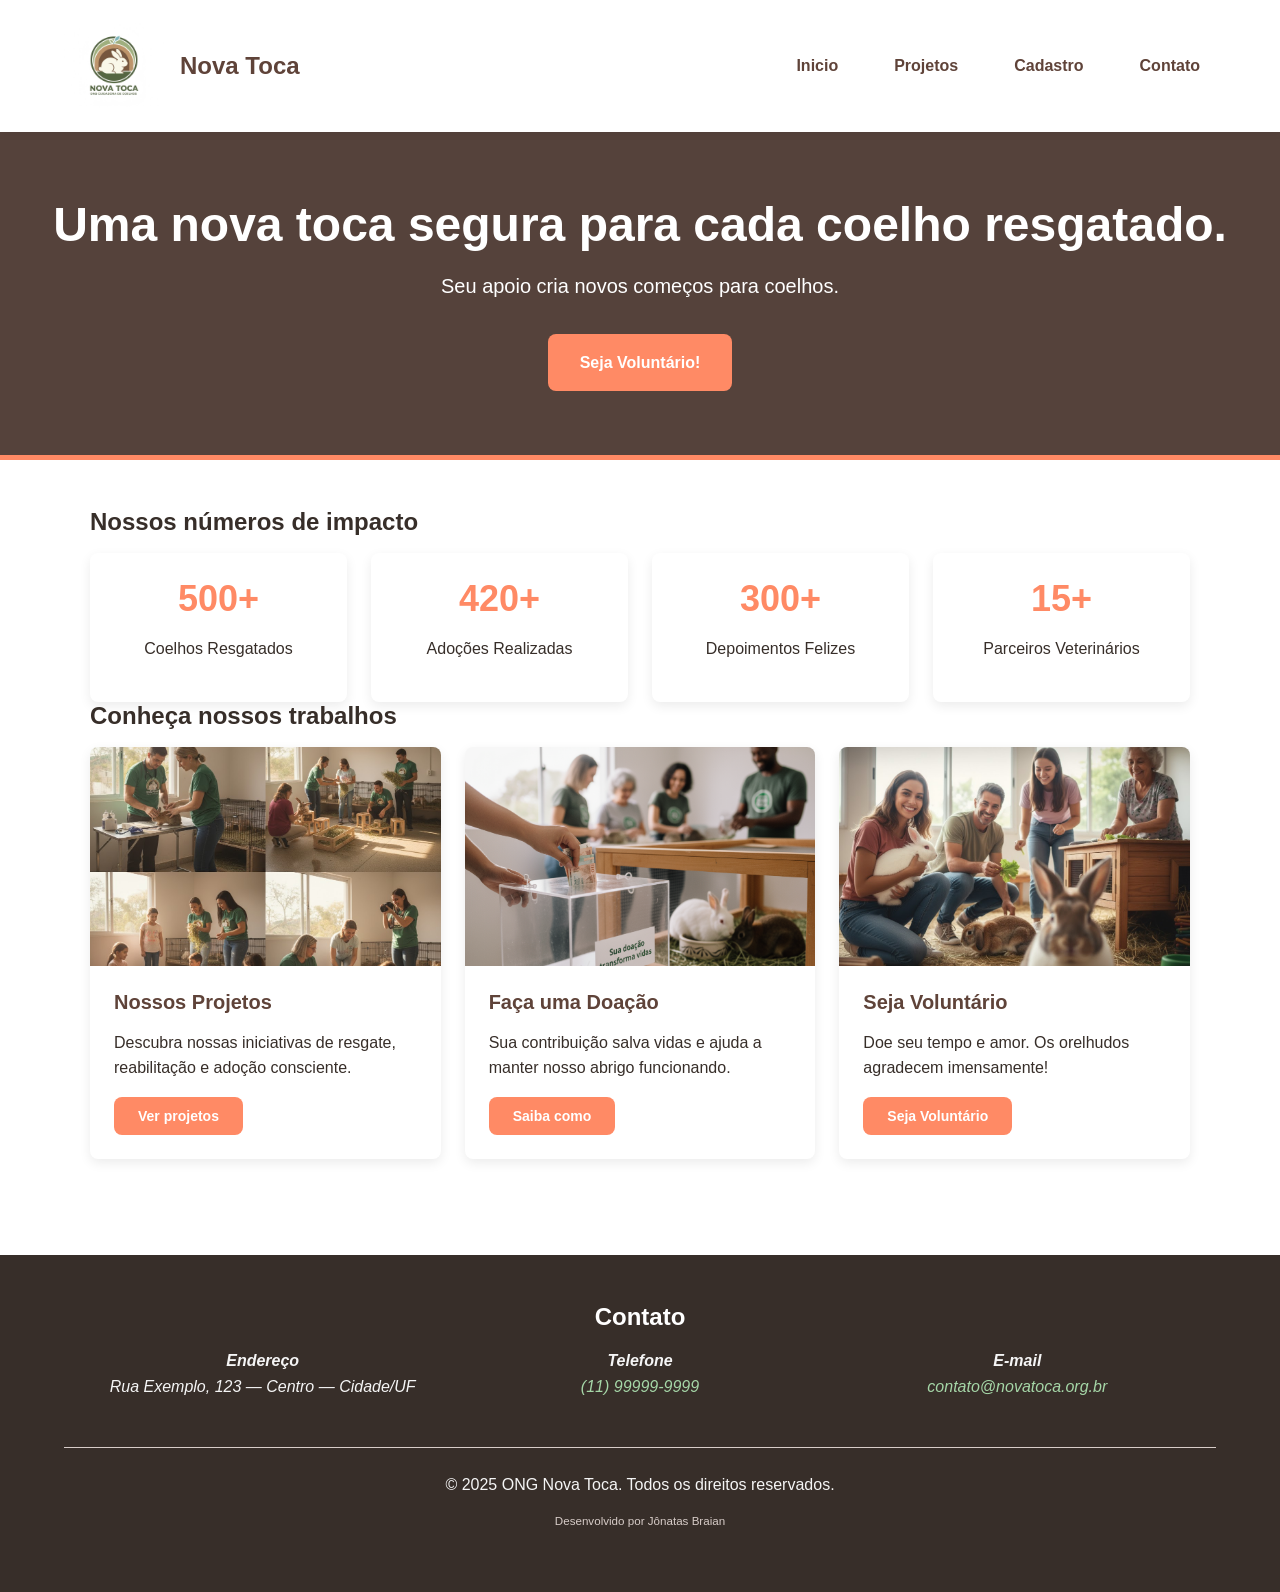
<file: index.html>
<!DOCTYPE html>
<html lang="pt-BR">
<head>
    <meta charset="UTF-8">
    <meta name="viewport" content="width=device-width, initial-scale=1.0">
    <title>Projeto Nova Toca - Início</title>
    
    <link rel="stylesheet" href="css/styler.css">
</head>
<body>

<header>
    <div class="logo-group">
        <img src="imagens/logo.jpeg" alt="Logotipo do Projeto Nova Toca">
        <a href="index.html">
            <h1>Nova Toca</h1>
        </a>
    </div>
    
    <button id="menu-toggle" aria-label="Abrir menu">☰</button>
    
    <nav>
        <ul>
            <li><a href="index.html">Inicio</a></li>
            <li><a href="projetos.html">Projetos</a></li>
            <li><a href="cadastro.html">Cadastro</a></li>
            <li><a href="#contato">Contato</a></li>
        </ul>
    </nav>
</header>

    <main>
        <section class="hero-section">
            <h2>Uma nova toca segura para cada coelho resgatado.</h2>
            <p>Seu apoio cria novos começos para coelhos.</p>
            <a href="cadastro.html" class="cta-button">Seja Voluntário!</a>
        </section>

        <div class="container">
            <section>
                <h2>Nossos números de impacto</h2>
                <div class="impact-grid">
                    <div class="impact-item">
                        <h3>500+</h3>
                        <p>Coelhos Resgatados</p>
                    </div>
                    <div class="impact-item">
                        <h3>420+</h3>
                        <p>Adoções Realizadas</p>
                    </div>
                    <div class="impact-item">
                        <h3>300+</h3>
                        <p>Depoimentos Felizes</p>
                    </div>
                    <div class="impact-item">
                        <h3>15+</h3>
                        <p>Parceiros Veterinários</p>
                    </div>
                </div>
            </section>

            <section>
                <h2>Conheça nossos trabalhos</h2>
                <div class="work-grid">
                    <article class="work-card">
                        <img src="imagens/nossos-projetos.jpg" alt="Pessoas cuidando de coelhos">
                        <div class="work-card-content">
                            <h3>Nossos Projetos</h3>
                            <p>Descubra nossas iniciativas de resgate, reabilitação e adoção consciente.</p>
                            <a href="projetos.html" class="cta-button-small">Ver projetos</a>
                        </div>
                    </article>

                    <article class="work-card">
                        <img src="imagens/doacao-imagem.png" alt="Ilustração de doação">
                        <div class="work-card-content">
                            <h3>Faça uma Doação</h3>
                            <p>Sua contribuição salva vidas e ajuda a manter nosso abrigo funcionando.</p>
                            <a href="cadastro.html" class="cta-button-small">Saiba como</a>
                        </div>
                    </article>

                    <article class="work-card">
                        <img src="imagens/sejavoluntario.jpg" alt="Pessoa cuidando de coelhos">
                        <div class="work-card-content">
                            <h3>Seja Voluntário</h3>
                            <p>Doe seu tempo e amor. Os orelhudos agradecem imensamente!</p>
                            <a href="cadastro.html" class="cta-button-small">Seja Voluntário</a>
                        </div>
                    </article>
                </div>
            </section>
        </div></main>

    <footer id="contato">
        <h2>Contato</h2>
        <address class="contact-grid">
            <p><strong>Endereço</strong><br>Rua Exemplo, 123 — Centro — Cidade/UF</p>
            <p><strong>Telefone</strong><br><a href="tel:+5511999999999">(11) 99999-9999</a></p>
            <p><strong>E-mail</strong><br><a href="mailto:contato@novatoca.org.br">contato@novatoca.org.br</a></p>
        </address>

        <div class="footer-bottom">
            <p>&copy; 2025 ONG Nova Toca. Todos os direitos reservados.</p>
            <h5>Desenvolvido por Jônatas Braian</h5>
        </div>
    </footer>
    
<script src="js/main.js"></script>

</body>
</html>
</file>
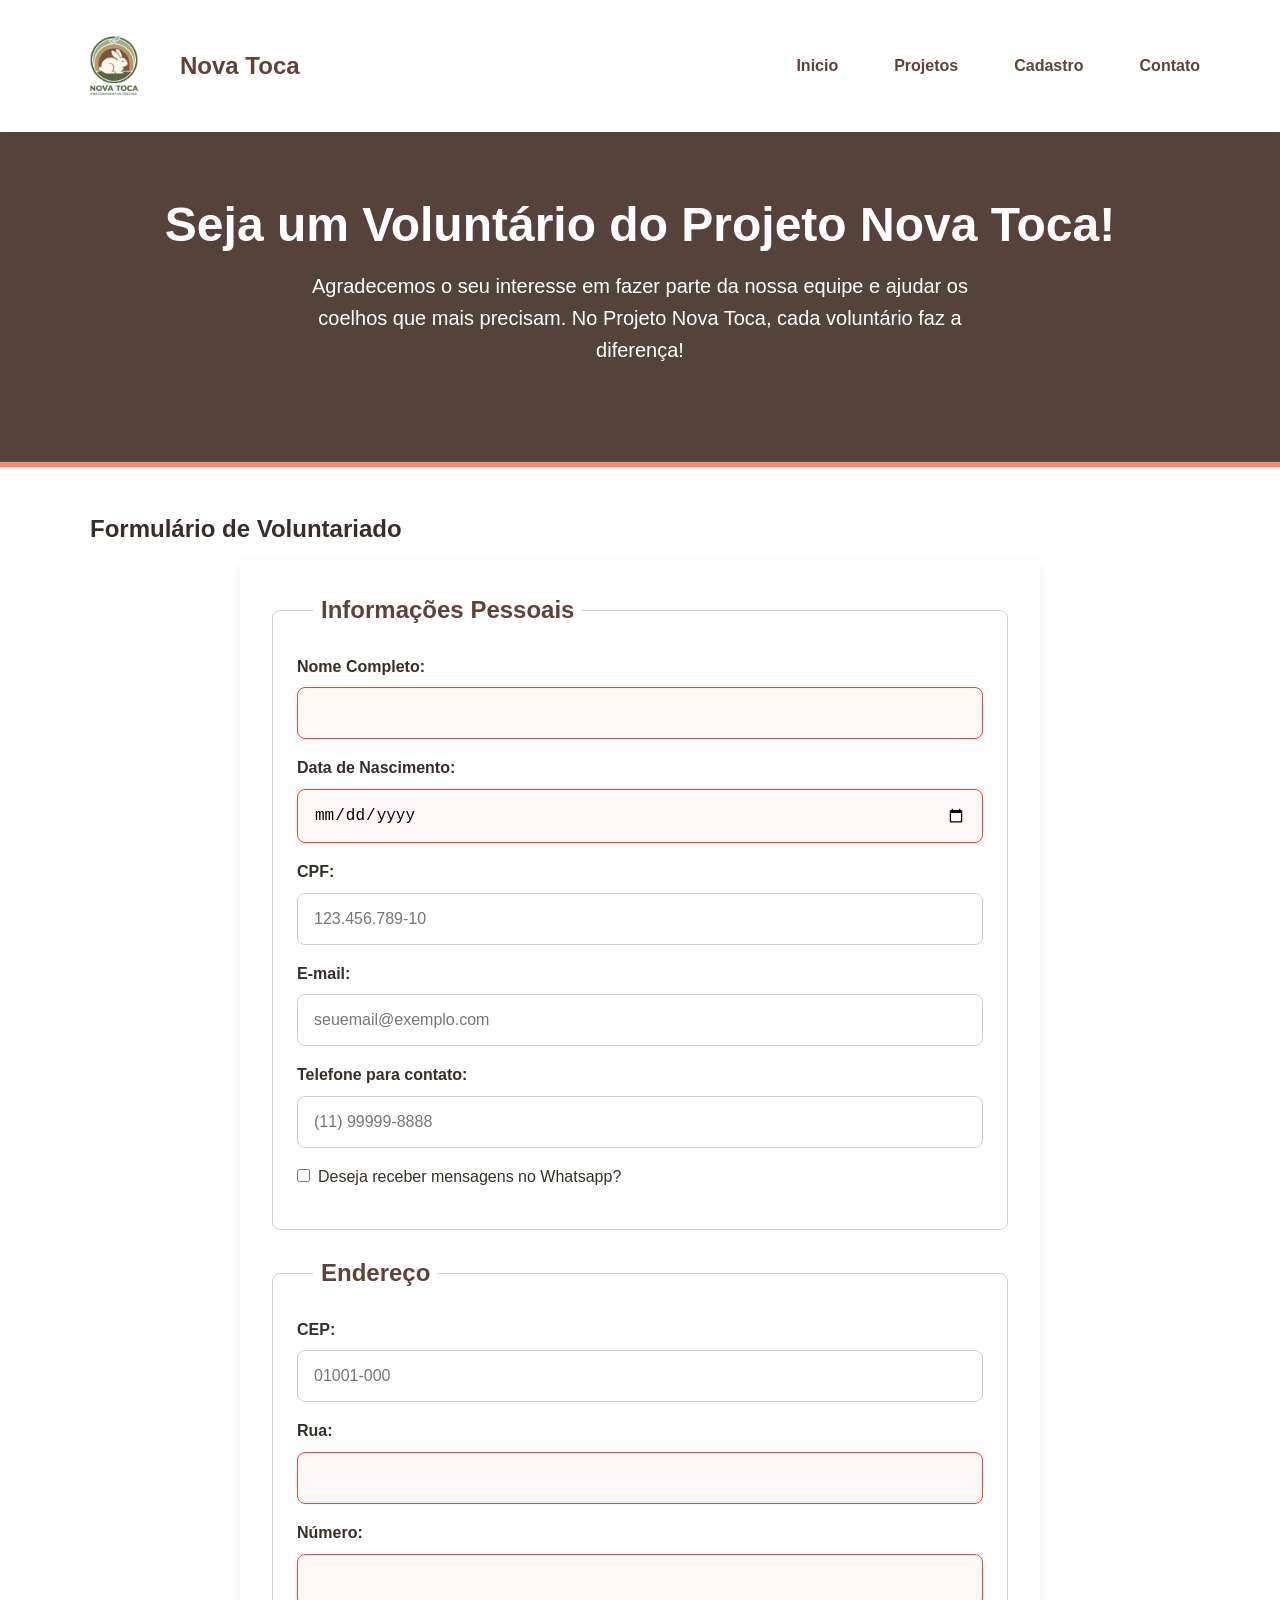
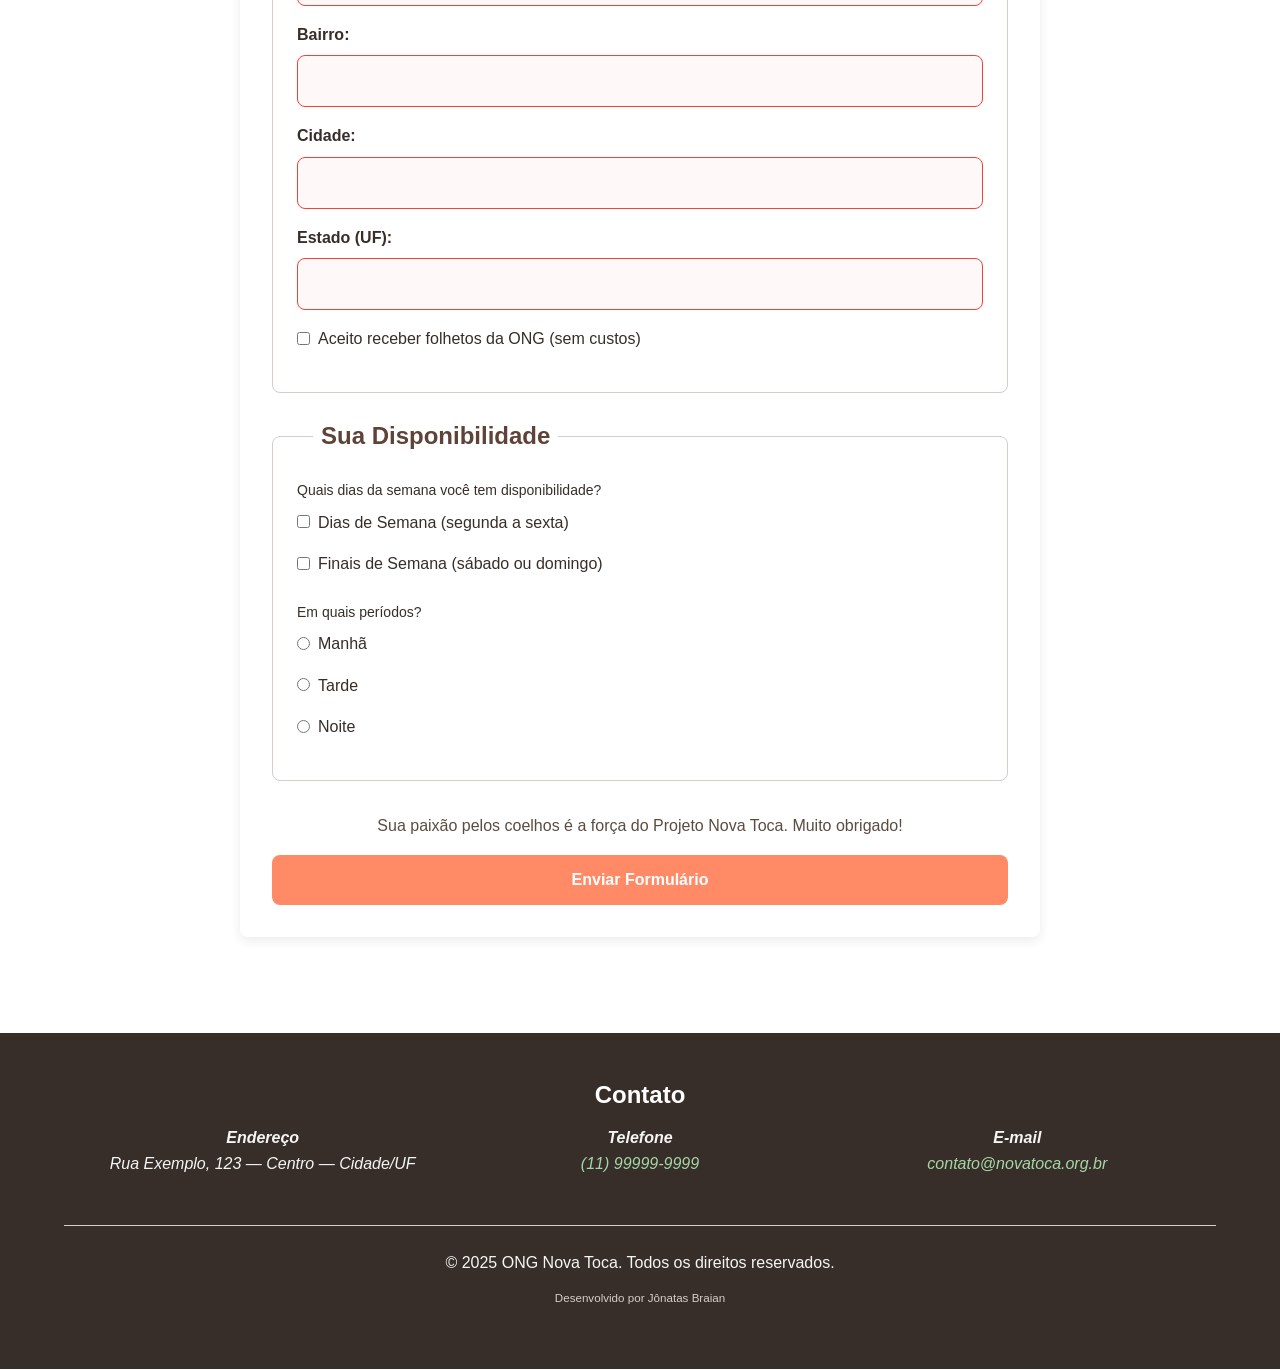
<file: cadastro.html>
<!DOCTYPE html>
<html lang="pt-BR">
<head>
    <meta charset="UTF-8">
    <meta name="viewport" content="width=device-width, initial-scale=1.0">
    <title>Formulário de Voluntariado - Projeto Nova Toca</title>
    
    <link rel="stylesheet" href="css/styler.css">
</head>
<body>

    <header>
        <div class="logo-group">
            <img src="imagens/logo.jpeg" alt="Logotipo do Projeto Nova Toca">
            <a href="index.html">
                <h1>Nova Toca</h1>
            </a>
        </div>

        <button id="menu-toggle" aria-label="Abrir menu">☰</button>

        <nav>
            <ul>
                <li><a href="index.html">Inicio</a></li>
                <li><a href="projetos.html">Projetos</a></li> 
                <li><a href="cadastro.html">Cadastro</a></li> 
                <li><a href="#contato">Contato</a></li>
            </ul>
        </nav>
    </header>

    <main>
        
        <section class="hero-section">
            <h2>Seja um Voluntário do Projeto Nova Toca!</h2>
            <p>Agradecemos o seu interesse em fazer parte da nossa equipe e ajudar os coelhos que mais precisam. No Projeto Nova Toca, cada voluntário faz a diferença!</p>
        </section>

        <div class="container">
            <section>
                <h2>Formulário de Voluntariado</h2> <form action="#" method="post" id="volunteer-form">
                    
                    <div id="message-container"></div>

                    <fieldset>
                        <legend>Informações Pessoais</legend>
                        
                        <div class="form-group">
                            <label for="nome">Nome Completo:</label>
                            <input type="text" id="nome" name="Nomecompleto" required>
                        </div>
                        
                        <div class="form-group">
                            <label for="nascimento">Data de Nascimento:</label>
                            <input type="date" id="nascimento" name="data_de_nascimento" required>
                        </div>

                        <div class="form-group">
                            <label for="cpf">CPF:</label>
                            <input type="text" id="cpf" name="cpf" pattern="\d{3}\.\d{3}\.\d{3}-\d{2}" placeholder="123.456.789-10" required>
                        </div>

                        <div class="form-group">
                            <label for="email">E-mail:</label>
                            <input type="email" id="email" name="email" placeholder="seuemail@exemplo.com" required>
                        </div>

                        <div class="form-group">
                            <label for="tel">Telefone para contato:</label>
                            <input type="tel" id="tel" name="telefone" placeholder="(11) 99999-8888" required>
                        </div>
                        
                        <div class="checkbox-group">
                            <input type="checkbox" id="whatsapp" name="whatsapp" value="sim">
                            <label for="whatsapp">Deseja receber mensagens no Whatsapp?</label>
                        </div>
                    </fieldset>

                    <fieldset>
                        <legend>Endereço</legend>
                        
                        <div class="form-group">
                            <label for="cep">CEP:</label>
                            <input type="text" id="cep" name="cep" placeholder="01001-000" required autocomplete="postal-code">
                        </div>

                        <div class="form-group">
                            <label for="logradouro">Rua:</label>
                            <input type="text" id="logradouro" name="logradouro" required>
                        </div>

                        <div class="form-group">
                            <label for="numero">Número:</label>
                            <input type="text" name="numero" id="numero" required>
                        </div>
                        
                        <div class="form-group">
                            <label for="bairro">Bairro:</label>
                            <input type="text" name="bairro" id="bairro" required>
                        </div>
                        
                        <div class="form-group">
                            <label for="cidade">Cidade:</label>
                            <input type="text" name="cidade" id="cidade" required>
                        </div>
                        
                        <div class="form-group">
                            <label for="uf">Estado (UF):</label>
                            <input type="text" name="estado" id="uf" required maxlength="2">
                        </div>
                        
                        <div class="checkbox-group">
                            <input type="checkbox" id="folhetos" name="folhetos" value="sim">
                            <label for="folhetos">Aceito receber folhetos da ONG (sem custos)</label>
                        </div>
                    </fieldset>

                    <fieldset>
                        <legend>Sua Disponibilidade</legend>
                        
                        <p class="form-instructions">Quais dias da semana você tem disponibilidade?</p>
                        <div class="checkbox-group">
                            <input type="checkbox" id="diasdasemana" name="Disponibilidade_dias[]" value="dias_dasemana">
                            <label for="diasdasemana">Dias de Semana (segunda a sexta)</label>
                        </div>
                        <div class="checkbox-group">
                            <input type="checkbox" id="finaisdesemana" name="Disponibilidade_dias[]" value="finais_desemana">
                            <label for="finaisdesemana">Finais de Semana (sábado ou domingo)</label>
                        </div>

                        <p class="form-instructions top-margin">Em quais períodos?</p>
                        <div class="checkbox-group">
                            <input type="radio" id="manha" name="periodo" value="manha">
                            <label for="manha">Manhã</label>
                        </div>
                        <div class="checkbox-group">
                            <input type="radio" id="tarde" name="periodo" value="tarde">
                            <label for="tarde">Tarde</label>
                        </div>
                        <div class="checkbox-group">
                            <input type="radio" id="noite" name="periodo" value="noite">
                            <label for="noite">Noite</label>
                        </div>
                    </fieldset>
                    
                    <p style="text-align: center; margin-top: 2rem; color: #5a4c42; font-weight: 500;">
                        Sua paixão pelos coelhos é a força do Projeto Nova Toca. Muito obrigado!
                    </p>

                    <button type="submit" class="cta-button full-width"><strong>Enviar Formulário</strong></button>
                </form>
            </section>
        </div></main>

    <footer id="contato">
        <h2>Contato</h2>
        <address class="contact-grid">
            <p><strong>Endereço</strong><br>Rua Exemplo, 123 — Centro — Cidade/UF</p>
            <p><strong>Telefone</strong><br><a href="tel:+5511999999999">(11) 99999-9999</a></p>
            <p><strong>E-mail</strong><br><a href="mailto:contato@novatoca.org.br">contato@novatoca.org.br</a></p>
        </address>
        <div class="footer-bottom">
            <p>&copy; 2025 ONG Nova Toca. Todos os direitos reservados.</p>
            <h5>Desenvolvido por Jônatas Braian</h5>
        </div>
    </footer>
    
    <script src="js/main.js"></script>
    
</body>
</html>
</file>
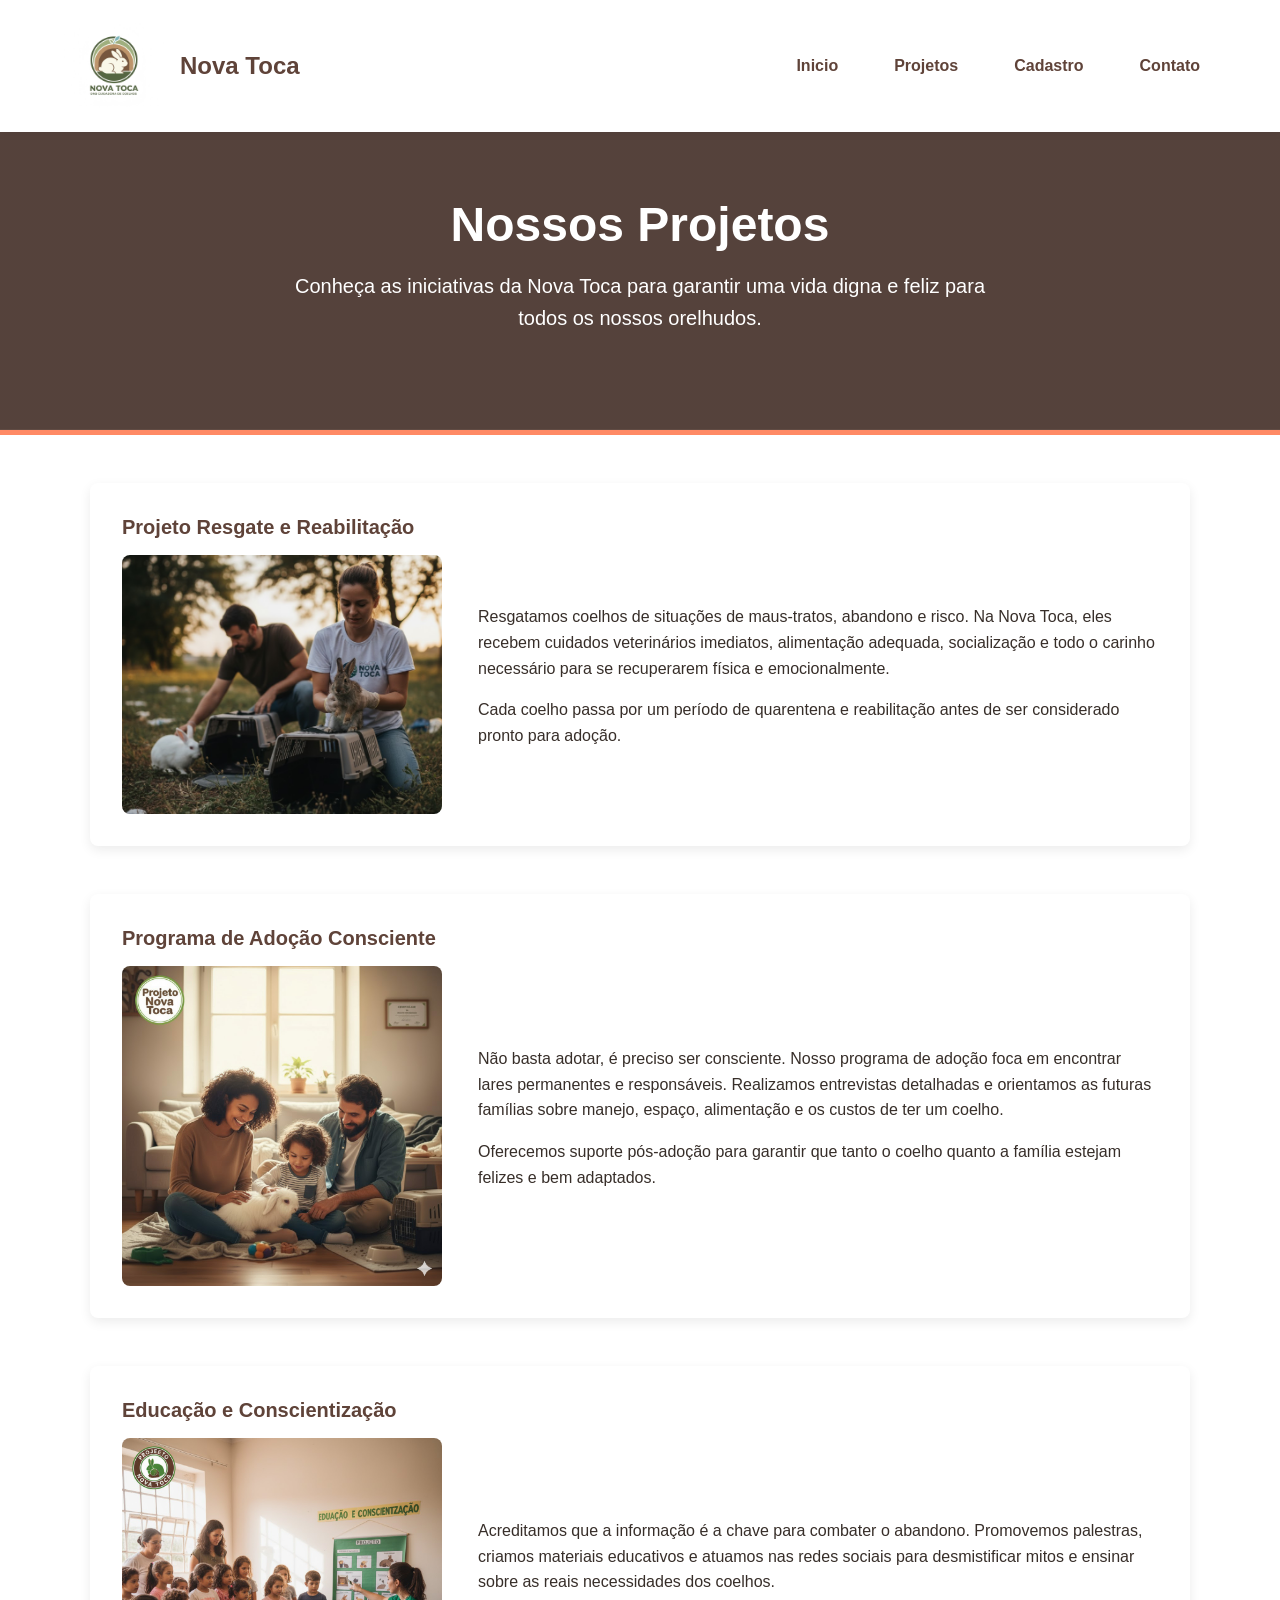
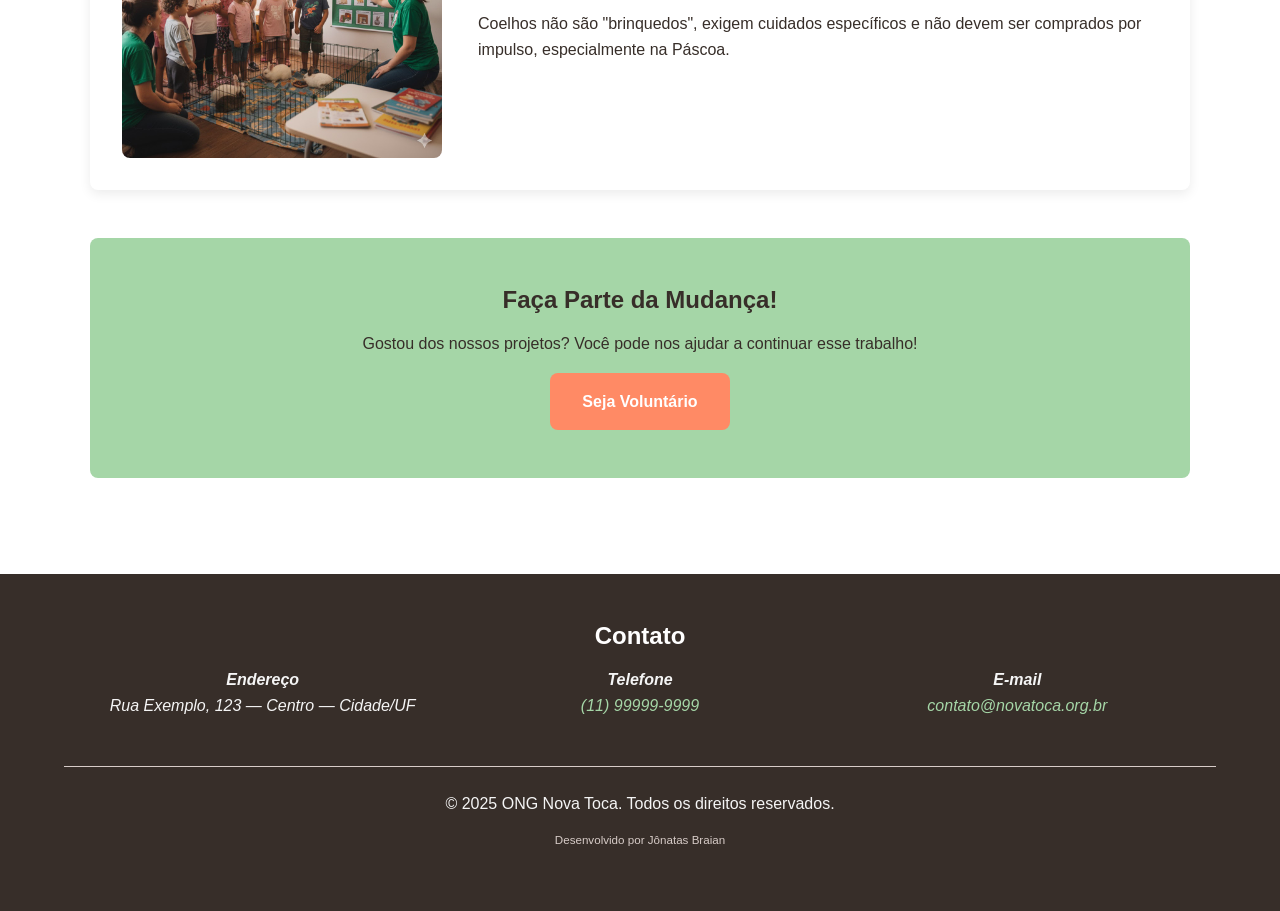
<file: projetos.html>
<!DOCTYPE html>
<html lang="pt-BR">
<head>
    <meta charset="UTF-8">
    <meta name="viewport" content="width=device-width, initial-scale=1.0">
    <title>Sua Página - Projeto Nova Toca</title> 
    
    <link rel="stylesheet" href="css/styler.css">

    <meta charset="UTF-8">
    <meta name="viewport" content="width=device-width, initial-scale=1.0">
    <title>Projetos - Projeto Nova Toca</title>
</head>
<body>

    <!-- Cabeçalho Padrão -->
    <header>
        <div class="logo-group">
            <img src="imagens/logo.jpeg" alt="Logotipo do Projeto Nova Toca" width="320">
            <a href="index.html" style="text-decoration: none; color: inherit;">
                 <h1>Nova Toca</h1>
            </a>
        </div>
        <nav>
            <ul>
                <li><a href="index.html">Inicio</a></li>
                <li><a href="projetos.html">Projetos</a></li> 
                <li><a href="cadastro.html">Cadastro</a></li> 
                <li><a href="#contato">Contato</a></li>
            </ul>
        </nav>
    </header>

    <main>
        <!-- Seção Herói -->
        <section class="hero-section">
            <h2>Nossos Projetos</h2>
            <p>Conheça as iniciativas da Nova Toca para garantir uma vida digna e feliz para todos os nossos orelhudos.</p>
        </section>

        <div class="container">
            <!-- Projeto 1 -->
            <section class="project-item">
                <h3>Projeto Resgate e Reabilitação</h3>
                <div class="project-content">
                    <img src="imagens/resgate-coelho.png" alt="Coelho sendo resgatado" width="320">
                    <div class="project-text">
                        <p>Resgatamos coelhos de situações de maus-tratos, abandono e risco. Na Nova Toca, eles recebem cuidados veterinários imediatos, alimentação adequada, socialização e todo o carinho necessário para se recuperarem física e emocionalmente.</p>
                        <p>Cada coelho passa por um período de quarentena e reabilitação antes de ser considerado pronto para adoção.</p>
                    </div>
                </div>
            </section>

            <!-- Projeto 2 -->
            <section class="project-item">
                <h3>Programa de Adoção Consciente</h3>
                <div class="project-content">
                    <img src="imagens/adocao.jpg" alt="Família feliz adotando um coelho" width="320">
                    <div class="project-text">
                        <p>Não basta adotar, é preciso ser consciente. Nosso programa de adoção foca em encontrar lares permanentes e responsáveis. Realizamos entrevistas detalhadas e orientamos as futuras famílias sobre manejo, espaço, alimentação e os custos de ter um coelho.</p>
                        <p>Oferecemos suporte pós-adoção para garantir que tanto o coelho quanto a família estejam felizes e bem adaptados.</p>
                    </div>
                </div>
            </section>
            
            <!-- Projeto 3 -->
            <section class="project-item">
                <h3>Educação e Conscientização</h3>
                <div class="project-content">
                    <img src="imagens/educacao.jpg" alt="Pessoa lendo material educativo sobre coelhos" width="320">
                    <div class="project-text">
                        <p>Acreditamos que a informação é a chave para combater o abandono. Promovemos palestras, criamos materiais educativos e atuamos nas redes sociais para desmistificar mitos e ensinar sobre as reais necessidades dos coelhos.</p>
                        <p>Coelhos não são "brinquedos", exigem cuidados específicos e não devem ser comprados por impulso, especialmente na Páscoa.</p>
                    </div>
                </div>
            </section>

            <!-- Seção de CTA -->
            <section class="cta-section">
                <h2>Faça Parte da Mudança!</h2>
                <p>Gostou dos nossos projetos? Você pode nos ajudar a continuar esse trabalho!</p>
                <a href="cadastro.html" class="cta-button">Seja Voluntário</a>
            </section>

        </div><!-- Fim do .container -->
    </main>

    <!-- Rodapé Padrão -->
    <footer id="contato">
        <h2>Contato</h2>
        <address class="contact-grid">
            <p><strong>Endereço</strong><br>Rua Exemplo, 123 — Centro — Cidade/UF</p>
            <p><strong>Telefone</strong><br><a href="tel:+5511999999999">(11) 99999-9999</a></p>
            <p><strong>E-mail</strong><br><a href="mailto:contato@novatoca.org.br">contato@novatoca.org.br</a></p>
        </address>
        <div class="footer-bottom">
            <p>&copy; 2025 ONG Nova Toca. Todos os direitos reservados.</p>
            <h5>Desenvolvido por Jônatas Braian</h5>
        </div>
     
        <script src="js/main.js"></script>
    </footer>

</body>
</html>
</file>
<file: css/styler.css>
/*
 * === STYLER.CSS - PROJETO NOVA TOCA ===
 *
 * 1. Reset e Globais
 * 2. Design System (Variáveis)
 * 3. Estrutura e Layout (Grid/Flex)
 * 4. Header e Navegação (Menu Hambúrguer)
 * 5. Componentes (Botões, Cards, Hero)
 * 6. Estilos de Formulário
 * 7. Estilos do Rodapé
 * 8. Media Queries (Responsividade)
*/

/* --- 1. Reset e Globais --- */
*,
*::before,
*::after {
    box-sizing: border-box;
    margin: 0;
    padding: 0;
}

html {
    scroll-behavior: smooth;
    font-size: 16px; /* Base para 'rem' */
}

body {
    font-family: -apple-system, BlinkMacSystemFont, "Segoe UI", Roboto, Helvetica, Arial, sans-serif;
    background-color: var(--color-neutral-lightest);
    color: var(--color-neutral-dark);
    line-height: 1.6;
    display: flex;
    flex-direction: column;
    min-height: 100vh;
}

main {
    flex-grow: 1; /* Garante que o main ocupe o espaço e empurre o footer para baixo */
}

img {
    max-width: 100%;
    height: auto;
    display: block;
}

a {
    color: var(--color-primary-dark);
    text-decoration: none;
}

a:hover {
    text-decoration: underline;
}

h1, h2, h3, h4, h5 {
    margin-bottom: var(--space-sm);
    line-height: 1.2;
    font-weight: 700;
}

/* --- 2. Design System (Variáveis) --- */
:root {
    /* Paleta de Cores (Req: min 8) */
    --color-primary: #8d6e63;         /* Marrom coelho (principal) */
    --color-primary-dark: #5f4339;    /* Marrom escuro (textos, links) */
    --color-primary-light: #be9c91;   /* Marrom claro */
    --color-secondary: #a5d6a7;       /* Verde claro (natureza) */
    --color-secondary-dark: #558b2f;  /* Verde escuro */
    --color-accent: #ff8a65;          /* Laranja (cenoura, CTA) */
    --color-neutral-dark: #372e29;    /* Quase preto (texto) */
    --color-neutral-medium: #d7ccc8;  /* Cinza/bege (bordas) */
    --color-neutral-light: #f5f5f5;   /* Fundo cinza claro */
    --color-neutral-lightest: #ffffff;/* Fundo branco (cards) */
    --color-feedback-success: #4caf50;
    --color-feedback-error: #f44336;

    /* Tipografia (Req: min 5) */
    --font-size-xs: 0.75rem;   /* 12px */
    --font-size-sm: 0.875rem;  /* 14px */
    --font-size-base: 1rem;    /* 16px */
    --font-size-md: 1.25rem;   /* 20px */
    --font-size-lg: 1.5rem;    /* 24px */
    --font-size-xl: 2.25rem;   /* 36px */
    --font-size-xxl: 3rem;     /* 48px */

    /* Espaçamento Modular (Req: 8, 16, 24, 32, 48, 64) */
    --space-xs: 0.5rem;    /* 8px */
    --space-sm: 1rem;      /* 16px */
    --space-md: 1.5rem;    /* 24px */
    --space-lg: 2rem;      /* 32px */
    --space-xl: 3rem;      /* 48px */
    --space-xxl: 4rem;     /* 64px */
    
    /* Outros */
    --base-border-radius: 8px;
    --base-box-shadow: 0 4px 12px rgba(0, 0, 0, 0.08);
    --base-transition: all 0.3s ease-in-out;
}

/* Hierarquia de Tipografia */
h1 { font-size: var(--font-size-xl); color: var(--color-primary-dark); }
h2 { font-size: var(--font-size-lg); color: var(--color-neutral-dark); }
h3 { font-size: var(--font-size-md); color: var(--color-primary-dark); }
p { font-size: var(--font-size-base); margin-bottom: var(--space-sm); }


/* --- 3. Estrutura e Layout (Grid/Flex) --- */
/* Classe principal do container */
.container {
    width: 90%;
    max-width: 1100px;
    margin-left: auto;
    margin-right: auto;
    padding-top: var(--space-xl);
    padding-bottom: var(--space-xl);
}

/* Sistema de Grid (Req: 12 colunas)
   Usaremos Grid para os componentes internos em vez de classes de utilidade */

/* Layout do Index */
.impact-grid {
    display: grid;
    /* 12 colunas: cada item ocupa 3 colunas (12/4 = 3) */
    grid-template-columns: repeat(12, 1fr);
    gap: var(--space-md);
}

.impact-item {
    grid-column: span 3; /* Ocupa 3 das 12 colunas */
    background: var(--color-neutral-lightest);
    padding: var(--space-md);
    border-radius: var(--base-border-radius);
    text-align: center;
    box-shadow: var(--base-box-shadow);
}
.impact-item h3 {
    font-size: var(--font-size-xl);
    color: var(--color-accent);
}

.work-grid {
    display: grid;
    /* 12 colunas: cada item ocupa 4 colunas (12/3 = 4) */
    grid-template-columns: repeat(12, 1fr);
    gap: var(--space-md);
}

.work-card {
    grid-column: span 4; /* Ocupa 4 das 12 colunas */
}

/* Layout de Projetos */
.project-item {
    margin-bottom: var(--space-xl);
    background: var(--color-neutral-lightest);
    padding: var(--space-lg);
    border-radius: var(--base-border-radius);
    box-shadow: var(--base-box-shadow);
}

.project-content {
    display: grid;
    /* 12 colunas: img (4) + texto (8) */
    grid-template-columns: repeat(12, 1fr);
    gap: var(--space-lg);
    align-items: center;
}

.project-content img {
    grid-column: span 4;
    border-radius: var(--base-border-radius);
}

.project-content .project-text {
    grid-column: span 8;
}


/* --- 4. Header e Navegação (Menu Hambúrguer) --- */
header {
    width: 100%;
    padding: var(--space-sm) 5%;
    background: var(--color-neutral-lightest);
    box-shadow: 0 2px 8px rgba(0, 0, 0, 0.05);
    display: flex; /* Req: Flexbox */
    justify-content: space-between;
    align-items: center;
    position: sticky;
    top: 0;
    z-index: 100;
}

.logo-group {
    display: flex;
    align-items: center;
    gap: var(--space-sm);
}
.logo-group img {
    width: 100px; /* Tamanho reduzido para o header */
    height: auto;
}
.logo-group h1 {
    font-size: var(--font-size-lg);
    margin: 0;
    color: var(--color-primary-dark);
}
.logo-group a {
    text-decoration: none;
}

header nav ul {
    display: flex;
    gap: var(--space-md);
    list-style: none;
}

header nav a {
    font-size: var(--font-size-base);
    font-weight: 600;
    color: var(--color-primary-dark);
    text-decoration: none;
    padding: var(--space-xs) var(--space-sm);
    border-radius: var(--base-border-radius);
    transition: var(--base-transition);
}

header nav a:hover,
header nav a.active { /* Classe 'active' pode ser adicionada via JS se desejar */
    background-color: var(--color-primary-light);
    color: var(--color-neutral-dark);
    text-decoration: none;
}

/* Botão do Menu Hambúrguer (Req) - Inicialmente escondido */
#menu-toggle {
    display: none;
    background: none;
    border: none;
    cursor: pointer;
    font-size: var(--font-size-xl);
    color: var(--color-primary-dark);
}


/* --- 5. Componentes (Botões, Cards, Hero) --- */
/* Seção Herói (Comum a todas as páginas) */
.hero-section {
    padding: var(--space-xxl) var(--space-lg);
    /* Imagem de fundo genérica - substitua se tiver uma */
    background-color: var(--color-primary);
    background-image: linear-gradient(rgba(0,0,0,0.4), rgba(0,0,0,0.4)), url('https://via.placeholder.com/1500x400.png?text=Imagem+Herói+Coelhos');
    background-size: cover;
    background-position: center;
    color: var(--color-neutral-lightest);
    text-align: center;
    border-bottom: 5px solid var(--color-accent);
}
.hero-section h2 {
    font-size: var(--font-size-xxl);
    color: var(--color-neutral-lightest);
}
.hero-section p {
    font-size: var(--font-size-md);
    max-width: 700px;
    margin: 0 auto var(--space-lg) auto;
}

/* Botões (Req: estados) */
.cta-button, .cta-button-small {
    display: inline-block;
    background-color: var(--color-accent);
    color: var(--color-neutral-lightest);
    font-weight: 700;
    text-decoration: none;
    border: none;
    border-radius: var(--base-border-radius);
    cursor: pointer;
    transition: var(--base-transition);
    text-align: center;
}
.cta-button {
    padding: var(--space-sm) var(--space-lg);
    font-size: var(--font-size-base);
}
.cta-button-small {
    padding: var(--space-xs) var(--space-md);
    font-size: var(--font-size-sm);
}

/* Estados do Botão */
.cta-button:hover, .cta-button-small:hover {
    background-color: #ff7043; /* Laranja mais escuro */
    color: var(--color-neutral-lightest);
    text-decoration: none;
    transform: translateY(-2px);
    box-shadow: 0 4px 10px rgba(0,0,0,0.2);
}
.cta-button:focus, .cta-button-small:focus {
    outline: 3px solid var(--color-accent);
    outline-offset: 2px;
}
.cta-button:active, .cta-button-small:active {
    transform: translateY(0);
    box-shadow: none;
}
.cta-button:disabled, .cta-button-small:disabled {
    background-color: var(--color-neutral-medium);
    cursor: not-allowed;
}

/* Cards (Req: .work-card) */
.work-card {
    background: var(--color-neutral-lightest);
    border-radius: var(--base-border-radius);
    box-shadow: var(--base-box-shadow);
    overflow: hidden; /* Garante que a imagem se ajuste ao radius */
    transition: var(--base-transition);
}
.work-card:hover {
    transform: translateY(-5px);
    box-shadow: 0 8px 16px rgba(0, 0, 0, 0.12);
}
.work-card img {
    width: 100%;
    aspect-ratio: 16 / 10;
    object-fit: cover;
}
.work-card-content {
    padding: var(--space-md);
}

/* CTA Section (Projetos) */
.cta-section {
    text-align: center;
    background: var(--color-secondary);
    padding: var(--space-xl);
    border-radius: var(--base-border-radius);
}


/* --- 6. Estilos de Formulário (Req) --- */
form {
    background: var(--color-neutral-lightest);
    padding: var(--space-lg);
    border-radius: var(--base-border-radius);
    box-shadow: var(--base-box-shadow);
    max-width: 800px;
    margin: 0 auto;
}
fieldset {
    border: 1px solid var(--color-neutral-medium);
    border-radius: var(--base-border-radius);
    padding: var(--space-md);
    margin-bottom: var(--space-md);
}
legend {
    font-size: var(--font-size-lg);
    font-weight: 600;
    color: var(--color-primary-dark);
    padding: 0 var(--space-xs);
    margin-left: var(--space-sm);
}
.form-group {
    margin-bottom: var(--space-sm);
}
.form-group label {
    display: block;
    font-weight: 600;
    margin-bottom: var(--space-xs);
}
.form-group input[type="text"],
.form-group input[type="email"],
.form-group input[type="tel"],
.form-group input[type="date"] {
    width: 100%;
    padding: var(--space-sm);
    font-size: var(--font-size-base);
    border: 1px solid var(--color-neutral-medium);
    border-radius: var(--base-border-radius);
}
.form-group input:focus {
    outline: none;
    border-color: var(--color-primary);
    box-shadow: 0 0 0 3px rgba(141, 110, 99, 0.3);
}

.checkbox-group {
    display: flex;
    align-items: center;
    gap: var(--space-xs);
    margin-bottom: var(--space-sm);
}
.checkbox-group input {
    margin-top: -2px;
}
.form-instructions {
    font-size: var(--font-size-sm);
    color: var(--color-neutral-dark);
    margin-bottom: var(--space-xs);
}
.top-margin {
    margin-top: var(--space-md);
}
.full-width {
    width: 100%;
}

/* Validação Visual (Req) */
.form-group input:invalid:not(:placeholder-shown) {
    border-color: var(--color-feedback-error);
    background-color: #fff8f8;
}
.form-group input:valid:not(:placeholder-shown) {
    border-color: var(--color-feedback-success);
}

/* Componente de Feedback (Req) */
#message-container {
    padding: var(--space-md);
    margin-bottom: var(--space-md);
    border-radius: var(--base-border-radius);
    font-weight: 600;
    display: none; /* Oculto por padrão */
}
#message-container.success {
    display: block;
    background-color: var(--color-secondary);
    color: var(--color-neutral-dark);
}
#message-container.error {
    display: block;
    background-color: #ffcdd2;
    color: var(--color-feedback-error);
}


/* --- 7. Estilos do Rodapé --- */
footer {
    background-color: var(--color-neutral-dark);
    color: var(--color-neutral-light);
    padding: var(--space-xl) 5%;
    margin-top: var(--space-xl);
}
footer h2 {
    color: var(--color-neutral-lightest);
    text-align: center;
}
footer a {
    color: var(--color-secondary);
}
.contact-grid {
    display: grid;
    /* 12 colunas: 3 itens de 4 colunas */
    grid-template-columns: repeat(12, 1fr);
    gap: var(--space-lg);
    max-width: 1100px;
    margin: 0 auto;
    text-align: center;
}
.contact-grid p {
    grid-column: span 4;
}
.footer-bottom {
    border-top: 1px solid var(--color-neutral-medium);
    text-align: center;
    padding-top: var(--space-md);
    margin-top: var(--space-lg);
    font-size: var(--font-size-sm);
}
.footer-bottom h5 {
    font-weight: 400;
    color: var(--color-neutral-medium);
}


/* --- 8. Media Queries (Responsividade) --- */
/* (Req: min 5 breakpoints) */

/* BP 1: Laptops grandes (1200px) */
@media (max-width: 1200px) {
    .container {
        width: 95%;
    }
}

/* BP 2: Tablets (992px) */
@media (max-width: 992px) {
    /* Ajusta grids de 12 para 8 colunas */
    .impact-item {
        grid-column: span 6; /* 2 colunas no total (8/2=4) -> Erro, (12/2 = 6) */
    }
    .work-card {
        grid-column: span 6;
    }
    .project-content {
        /* Imagem (12) + Texto (12) */
        grid-template-columns: 1fr; /* Stacking */
    }
    .project-content img {
        grid-column: span 12;
        max-width: 400px;
        margin: 0 auto;
    }
    .project-content .project-text {
        grid-column: span 12;
    }
    .contact-grid p {
        grid-column: span 12; /* Stack */
    }
}

/* BP 3: Tablets (768px) - Menu Hambúrguer (Req) */
@media (max-width: 768px) {
    h1 { font-size: var(--font-size-lg); }
    h2 { font-size: var(--font-size-md); }
    .hero-section h2 { font-size: var(--font-size-xl); }
    
    /* Ativa o menu hambúrguer */
    #menu-toggle {
        display: block; /* Mostra o botão */
    }
    
    header nav {
        display: none; /* Esconde a navegação */
        position: absolute;
        top: 100%; /* Logo abaixo do header */
        left: 0;
        width: 100%;
        background: var(--color-neutral-lightest);
        box-shadow: var(--base-box-shadow);
    }
    
    header nav.is-active {
        display: block; /* Mostra o menu ao clicar */
    }
    
    header nav ul {
        flex-direction: column;
        padding: var(--space-md);
    }
    header nav ul li {
        width: 100%;
    }
    header nav a {
        display: block;
        text-align: center;
        width: 100%;
    }
}

/* BP 4: Celulares Grandes (576px) */
@media (max-width: 576px) {
    .impact-item {
        grid-column: span 12; /* 1 coluna */
    }
    .work-card {
        grid-column: span 12; /* 1 coluna */
    }
    .logo-group h1 {
        display: none; /* Esconde o H1 do logo para economizar espaço */
    }
    form {
        padding: var(--space-md);
    }
}

/* BP 5: Celulares Pequenos (480px) */
@media (max-width: 480px) {
    .hero-section {
        padding: var(--space-xl) var(--space-sm);
    }
    .hero-section h2 {
        font-size: var(--font-size-lg);
    }
    .hero-section p {
        font-size: var(--font-size-base);
    }
}
</file>
